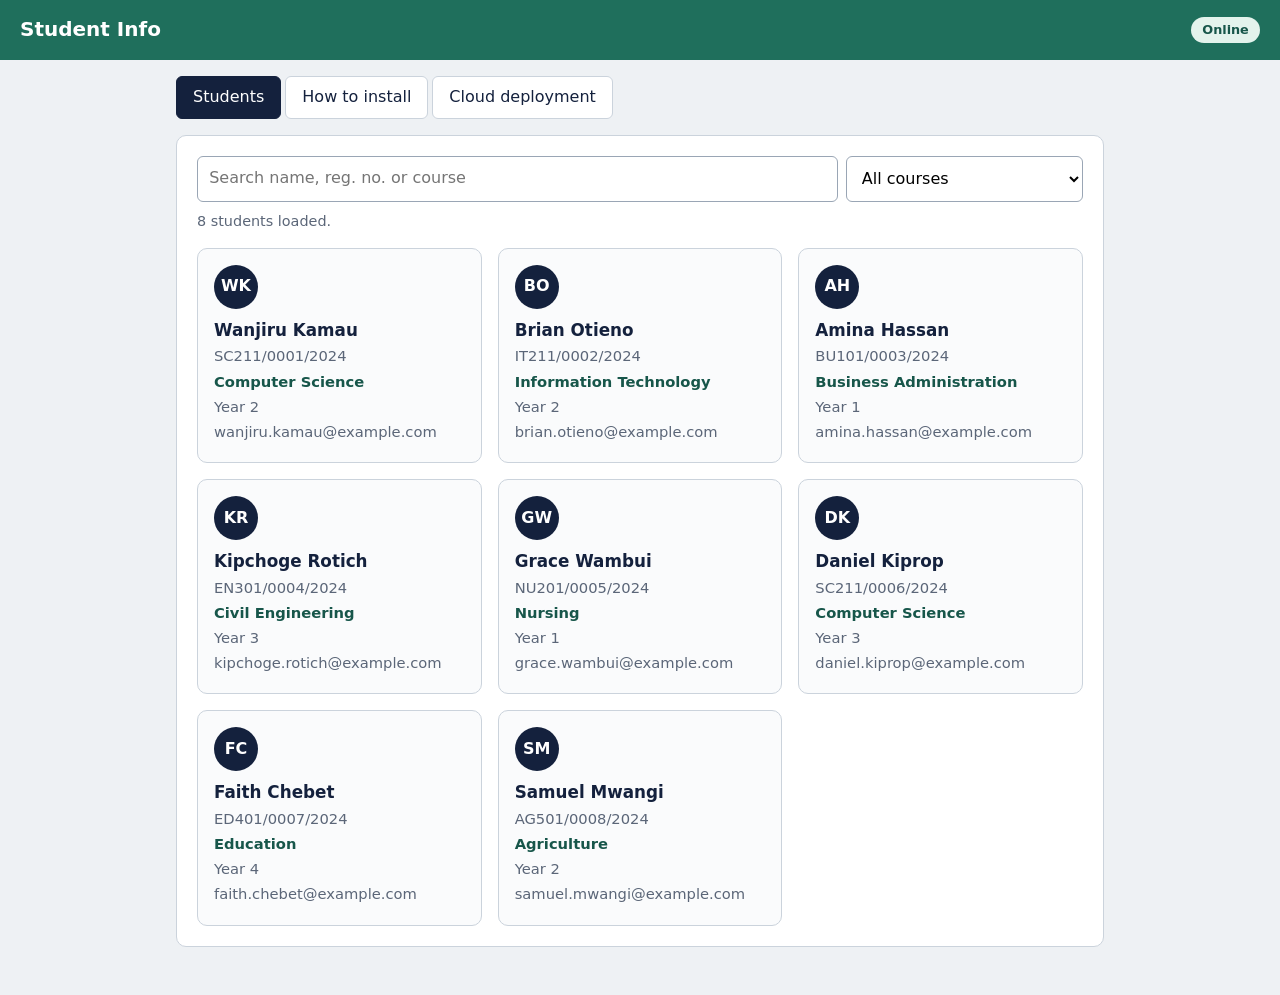
<file: index.html>
<!DOCTYPE html>
<html lang="en">
<head>
<meta charset="UTF-8">
<meta name="viewport" content="width=device-width, initial-scale=1">
<title>Student Info PWA</title>
<meta name="description" content="Offline-ready student information system">
<meta name="theme-color" content="#1f6f5c">
<link rel="manifest" href="manifest.json">
<link rel="icon" href="icon-192.png">
<link rel="apple-touch-icon" href="icon-192.png">
<link rel="stylesheet" href="style.css">
</head>
<body>
<header class="topbar">
  <h1>Student Info</h1>
  <span id="net-status" class="badge badge-online">Online</span>
</header>

<main class="container">
  <div id="install-bar" class="install-bar" hidden>
    <span>Install this app on your device for quick access and offline use.</span>
    <button id="install-btn" class="btn" type="button">Install app</button>
  </div>

  <nav class="tabs" aria-label="Sections">
    <button class="tab active" data-tab="students" type="button">Students</button>
    <button class="tab" data-tab="install" type="button">How to install</button>
    <button class="tab" data-tab="deploy" type="button">Cloud deployment</button>
  </nav>

  <!-- 1. Student information -->
  <section id="tab-students" class="panel">
    <div class="toolbar">
      <input type="search" id="search" placeholder="Search name, reg. no. or course" aria-label="Search students">
      <select id="course-filter" aria-label="Filter by course"><option value="">All courses</option></select>
    </div>
    <p id="source-note" class="note"></p>
    <div id="student-list" class="grid"></div>
    <p id="empty" class="note" hidden>No students match your search.</p>
  </section>

  <!-- 5. Installation guide -->
  <section id="tab-install" class="panel" hidden>
    <h2>Installing on a mobile device</h2>
    <h3>Android (Chrome)</h3>
    <ol>
      <li>Open the app's web address in Chrome.</li>
      <li>Tap <strong>Install app</strong> on the green bar, or tap the <strong>⋮</strong> menu.</li>
      <li>Choose <strong>Install app</strong> (or <strong>Add to Home screen</strong>).</li>
      <li>Tap <strong>Install</strong>. The icon now appears on your home screen.</li>
    </ol>
    <h3>iPhone / iPad (Safari)</h3>
    <ol>
      <li>Open the web address in Safari.</li>
      <li>Tap the <strong>Share</strong> button.</li>
      <li>Scroll down and tap <strong>Add to Home Screen</strong>.</li>
      <li>Tap <strong>Add</strong>.</li>
    </ol>
    <h3>Desktop (Chrome or Edge)</h3>
    <p>Click the install icon at the right end of the address bar, then <strong>Install</strong>.</p>
    <p class="note">Installing needs HTTPS (or <code>localhost</code> while testing).</p>
  </section>

  <!-- 6. Cloud deployment -->
  <section id="tab-deploy" class="panel" hidden>
    <h2>Deploying to the cloud</h2>
    <p>A PWA is only static files, so any static host works. Hosts provide HTTPS automatically, which service workers require.</p>
    <h3>Option A: GitHub Pages</h3>
    <ol>
      <li>Create a repository on github.com and upload all the project files to the root.</li>
      <li>Open <strong>Settings → Pages</strong>.</li>
      <li>Under <strong>Branch</strong>, choose <code>main</code> and <code>/ (root)</code>, then <strong>Save</strong>.</li>
      <li>After about a minute the app is live at <code>https://username.github.io/repository-name/</code>.</li>
    </ol>
    <h3>Option B: Netlify (drag and drop)</h3>
    <ol>
      <li>Sign in at app.netlify.com.</li>
      <li>Open <strong>Add new site → Deploy manually</strong>.</li>
      <li>Drag the project folder onto the page.</li>
      <li>Netlify gives you an HTTPS address such as <code>https://your-site.netlify.app</code>.</li>
    </ol>
    <h3>Option C: Firebase Hosting</h3>
    <ol>
      <li>Install Node.js, then run <code>npm install -g firebase-tools</code>.</li>
      <li>Run <code>firebase login</code>, then <code>firebase init hosting</code> (public folder: the project folder).</li>
      <li>Run <code>firebase deploy</code>.</li>
    </ol>
  </section>
</main>

<script src="app.js"></script>
</body>
</html>
</file>
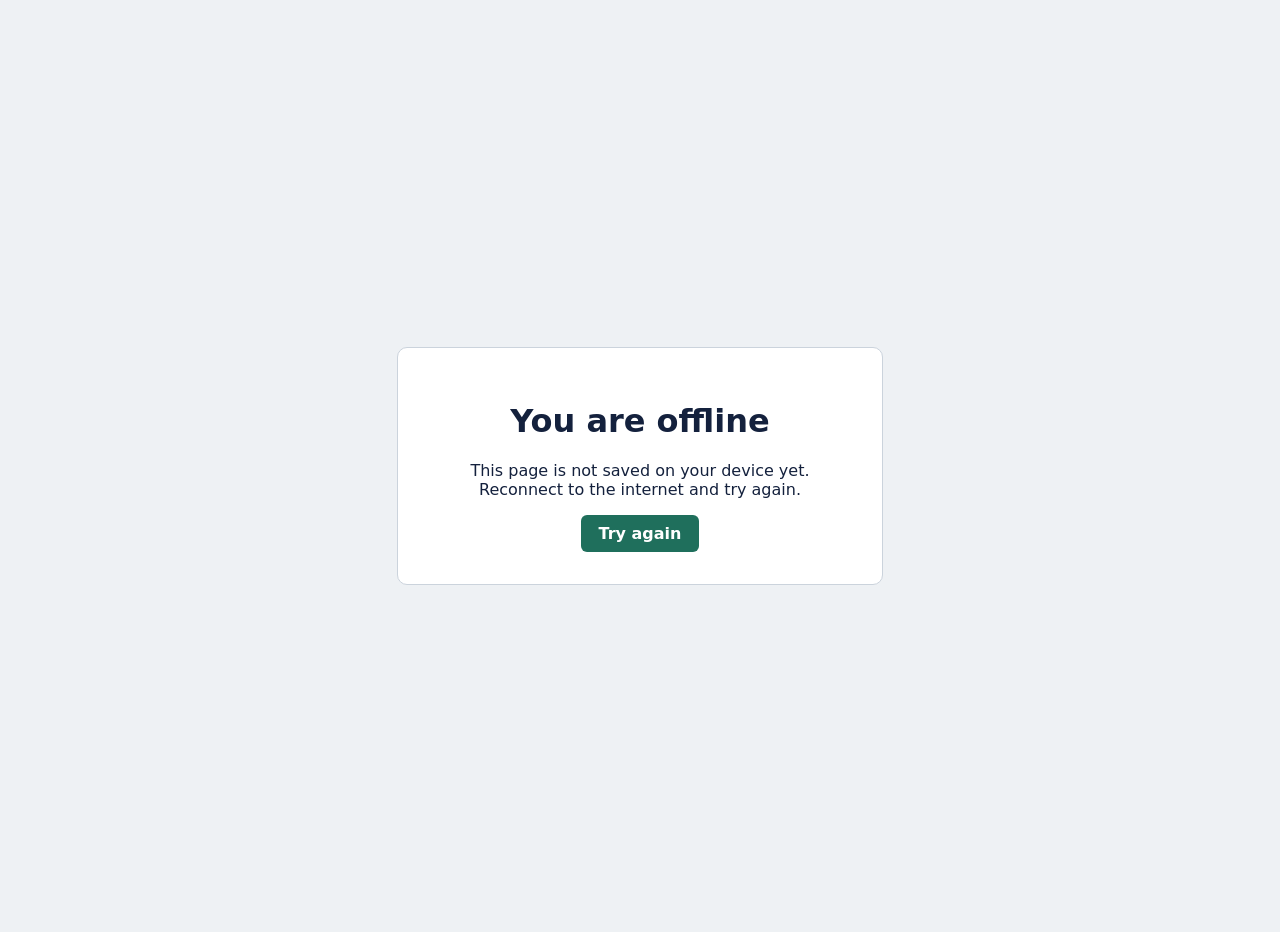
<file: offline.html>
<!DOCTYPE html>
<html lang="en">
<head>
<meta charset="UTF-8">
<meta name="viewport" content="width=device-width, initial-scale=1">
<title>Offline</title>
<style>
  body { font-family: "Segoe UI", system-ui, sans-serif; background:#eef1f4; color:#14213d;
         display:flex; min-height:100vh; align-items:center; justify-content:center; margin:0; text-align:center; padding:1rem; }
  .box { background:#fff; border:1px solid #cbd3dc; border-radius:10px; padding:2rem; max-width:420px; }
  button { padding:.55rem 1.1rem; border:0; border-radius:6px; background:#1f6f5c; color:#fff; font:inherit; font-weight:600; cursor:pointer; }
</style>
</head>
<body>
  <div class="box">
    <h1>You are offline</h1>
    <p>This page is not saved on your device yet. Reconnect to the internet and try again.</p>
    <button onclick="location.reload()">Try again</button>
  </div>
</body>
</html>
</file>
<file: style.css>
:root { --ink:#14213d; --accent:#1f6f5c; --accent-dark:#17564a; --bg:#eef1f4;
  --line:#cbd3dc; --muted:#5b6678; --danger:#b3261e; }
* { box-sizing: border-box; }
body { margin:0; background:var(--bg); color:var(--ink);
  font:16px/1.55 "Segoe UI", system-ui, -apple-system, sans-serif; }
.topbar { background:var(--accent); color:#fff; padding:.9rem 1.25rem;
  display:flex; justify-content:space-between; align-items:center; position:sticky; top:0; z-index:5; }
.topbar h1 { margin:0; font-size:1.25rem; }
.badge { font-size:.8rem; font-weight:700; padding:.2rem .7rem; border-radius:999px; }
.badge-online { background:#e3f3ec; color:var(--accent-dark); }
.badge-offline { background:#fbe9e7; color:var(--danger); }
.container { max-width:960px; margin:0 auto; padding:1rem 1rem 3rem; }
.install-bar { display:flex; gap:1rem; align-items:center; justify-content:space-between; flex-wrap:wrap;
  background:#fff; border:1px solid var(--line); border-left:5px solid var(--accent);
  border-radius:8px; padding:.75rem 1rem; margin-bottom:1rem; }
.install-bar[hidden], [hidden] { display:none !important; }
.tabs { display:flex; gap:.25rem; margin-bottom:1rem; overflow-x:auto; }
.tab { border:1px solid var(--line); background:#fff; color:var(--ink); padding:.5rem 1rem;
  border-radius:6px; font:inherit; cursor:pointer; white-space:nowrap; }
.tab.active { background:var(--ink); color:#fff; border-color:var(--ink); }
.panel { background:#fff; border:1px solid var(--line); border-radius:10px; padding:1.25rem; }
.panel h2 { margin-top:0; }
.panel h3 { margin-bottom:.25rem; }
.toolbar { display:flex; gap:.5rem; flex-wrap:wrap; margin-bottom:.5rem; }
.toolbar input, .toolbar select { padding:.6rem .7rem; border:1px solid #9aa6b5; border-radius:6px; font:inherit; background:#fff; }
.toolbar input { flex:1; min-width:200px; }
.note { color:var(--muted); font-size:.9rem; margin:.25rem 0 1rem; }
.grid { display:grid; grid-template-columns:repeat(auto-fill,minmax(260px,1fr)); gap:1rem; }
.card { border:1px solid var(--line); border-radius:10px; padding:1rem; background:#fafbfc; }
.card .avatar { width:44px; height:44px; border-radius:50%; background:var(--ink); color:#fff;
  display:flex; align-items:center; justify-content:center; font-weight:700; margin-bottom:.5rem; }
.card h3 { margin:.1rem 0; font-size:1.05rem; }
.card p { margin:.15rem 0; font-size:.92rem; color:var(--muted); }
.card .course { color:var(--accent-dark); font-weight:600; }
.btn { padding:.55rem 1.1rem; border:1px solid var(--accent); border-radius:6px; background:var(--accent);
  color:#fff; font:inherit; font-weight:600; cursor:pointer; }
.btn:hover { background:var(--accent-dark); }
code { background:#eef1f4; padding:.1rem .35rem; border-radius:4px; font-size:.9em; }
button:focus-visible, input:focus-visible, select:focus-visible { outline:3px solid #7bc4b1; outline-offset:2px; }
</file>
